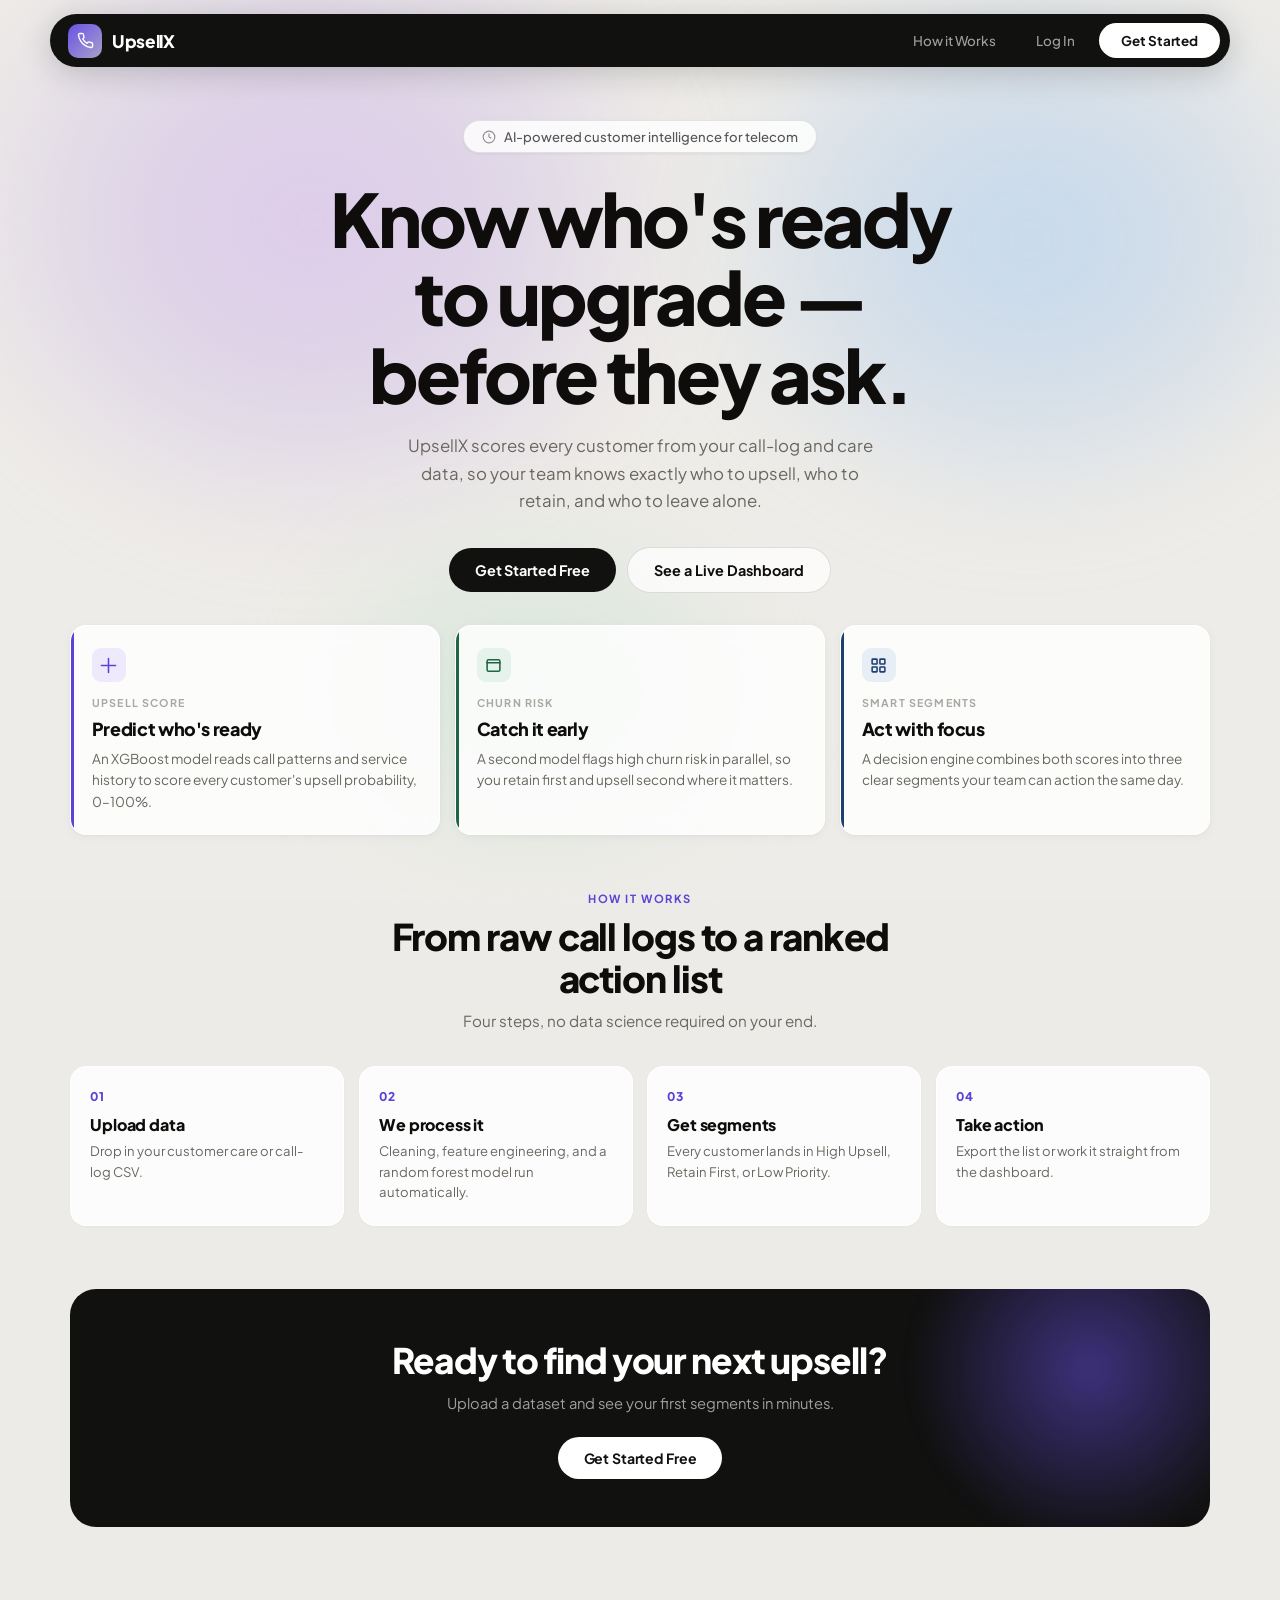
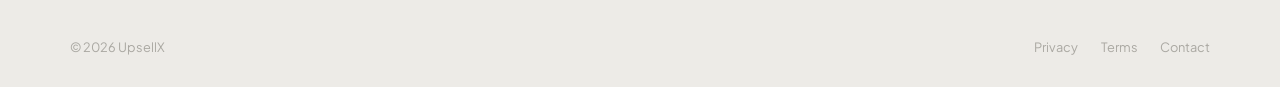
<file: index.html>
<!DOCTYPE html>
<html lang="en">
<head>
<meta charset="UTF-8"/>
<meta name="viewport" content="width=device-width, initial-scale=1.0"/>
<title>UpsellX — Know who's ready to upgrade</title>
<link href="https://fonts.googleapis.com/css2?family=Plus+Jakarta+Sans:wght@400;500;600;700;800;900&display=swap" rel="stylesheet"/>
<link rel="stylesheet" href="css/style.css"/>
</head>
<body>
<div class="scene"><div class="scene-green"></div></div>

<div class="nav-wrap">
<nav class="nav">
<div class="nav-left" onclick="location.href='index.html'">
<div class="nav-ico"><svg viewBox="0 0 24 24" fill="none" stroke="white" stroke-width="2" stroke-linecap="round" stroke-linejoin="round"><path d="M22 16.92v3a2 2 0 0 1-2.18 2 19.79 19.79 0 0 1-8.63-3.07 19.5 19.5 0 0 1-6-6 19.79 19.79 0 0 1-3.07-8.67A2 2 0 0 1 4.11 2h3a2 2 0 0 1 2 1.72c.127.96.361 1.903.7 2.81a2 2 0 0 1-.45 2.11L8.09 9.91a16 16 0 0 0 6 6l1.27-1.27a2 2 0 0 1 2.11-.45c.907.339 1.85.573 2.81.7A2 2 0 0 1 22 16.92z"/></svg></div>
<span class="nav-title">UpsellX</span>
</div>
<div class="nav-right" id="navRight"></div>
</nav>
</div>

<div class="hero">
<div class="hero-pill">
<span class="pill-dot"><svg viewBox="0 0 24 24" fill="none" stroke="currentColor" stroke-width="2"><circle cx="12" cy="12" r="10"/><path d="M12 6v6l4 2"/></svg></span>
AI-powered customer intelligence for telecom
</div>
<h1>Know who's ready<br>to upgrade —<br>before they ask.</h1>
<p>UpsellX scores every customer from your call-log and care data, so your team knows exactly who to upsell, who to retain, and who to leave alone.</p>
<div class="hero-ctas">
<button class="btn-primary" type="button" onclick="location.href='login.html'">Get Started Free</button>
<button class="btn-secondary" type="button" onclick="location.href='login.html'">See a Live Dashboard</button>
</div>
</div>

<div class="page-wrap wide" style="padding-top:0">
<div class="stats-land">
<div class="stat-feat s-a">
<div class="s-icon"><svg viewBox="0 0 24 24" fill="none" stroke="#5b43d6" stroke-width="2.2" stroke-linecap="round" stroke-linejoin="round"><path d="M12 2v20M2 12h20"/></svg></div>
<div class="s-lbl">Upsell Score</div>
<div class="s-ttl">Predict who's ready</div>
<div class="s-desc">An XGBoost model reads call patterns and service history to score every customer's upsell probability, 0–100%.</div>
</div>
<div class="stat-feat s-b">
<div class="s-icon"><svg viewBox="0 0 24 24" fill="none" stroke="#1f6644" stroke-width="2.2" stroke-linecap="round" stroke-linejoin="round"><path d="M21 8V6a2 2 0 0 0-2-2H5a2 2 0 0 0-2 2v2"/><path d="M3 8v10a2 2 0 0 0 2 2h14a2 2 0 0 0 2-2V8"/><path d="M3 8h18"/></svg></div>
<div class="s-lbl">Churn Risk</div>
<div class="s-ttl">Catch it early</div>
<div class="s-desc">A second model flags high churn risk in parallel, so you retain first and upsell second where it matters.</div>
</div>
<div class="stat-feat s-c">
<div class="s-icon"><svg viewBox="0 0 24 24" fill="none" stroke="#1c3f70" stroke-width="2.2" stroke-linecap="round" stroke-linejoin="round"><rect x="3" y="3" width="7" height="7" rx="1"/><rect x="14" y="3" width="7" height="7" rx="1"/><rect x="14" y="14" width="7" height="7" rx="1"/><rect x="3" y="14" width="7" height="7" rx="1"/></svg></div>
<div class="s-lbl">Smart Segments</div>
<div class="s-ttl">Act with focus</div>
<div class="s-desc">A decision engine combines both scores into three clear segments your team can action the same day.</div>
</div>
</div>

<div class="section-head" id="howItWorks">
<div class="section-eyebrow">How it works</div>
<h2>From raw call logs to a ranked action list</h2>
<p>Four steps, no data science required on your end.</p>
</div>
<div class="steps4">
<div class="step-card"><div class="step-num">01</div><h3>Upload data</h3><p>Drop in your customer care or call-log CSV.</p></div>
<div class="step-card"><div class="step-num">02</div><h3>We process it</h3><p>Cleaning, feature engineering, and a random forest model run automatically.</p></div>
<div class="step-card"><div class="step-num">03</div><h3>Get segments</h3><p>Every customer lands in High Upsell, Retain First, or Low Priority.</p></div>
<div class="step-card"><div class="step-num">04</div><h3>Take action</h3><p>Export the list or work it straight from the dashboard.</p></div>
</div>

<div class="cta-band">
<h2>Ready to find your next upsell?</h2>
<p>Upload a dataset and see your first segments in minutes.</p>
<button class="nav-btn" type="button" onclick="location.href='login.html'">Get Started Free</button>
</div>
</div>

<footer>
<span>© 2026 UpsellX</span>
<div class="f-links">
<button type="button" onclick="openModal('privacy')">Privacy</button>
<button type="button" onclick="openModal('terms')">Terms</button>
<button type="button" onclick="openModal('contact')">Contact</button>
</div>
</footer>

<div class="modal-overlay" id="modalOverlay" onclick="handleOverlayClick(event)">
<div class="modal-box" id="modalBox">
<div class="modal-head">
<h2 id="modalTitle">Title</h2>
<button class="modal-close" type="button" onclick="closeModal()" aria-label="Close">
<svg viewBox="0 0 24 24" width="16" height="16" fill="none" stroke="currentColor" stroke-width="2.4" stroke-linecap="round" stroke-linejoin="round"><path d="M18 6L6 18M6 6l12 12"/></svg>
</button>
</div>
<div class="modal-body" id="modalBody"></div>
</div>
</div>

<script src="js/index.js"></script>
</body>
</html>
</file>
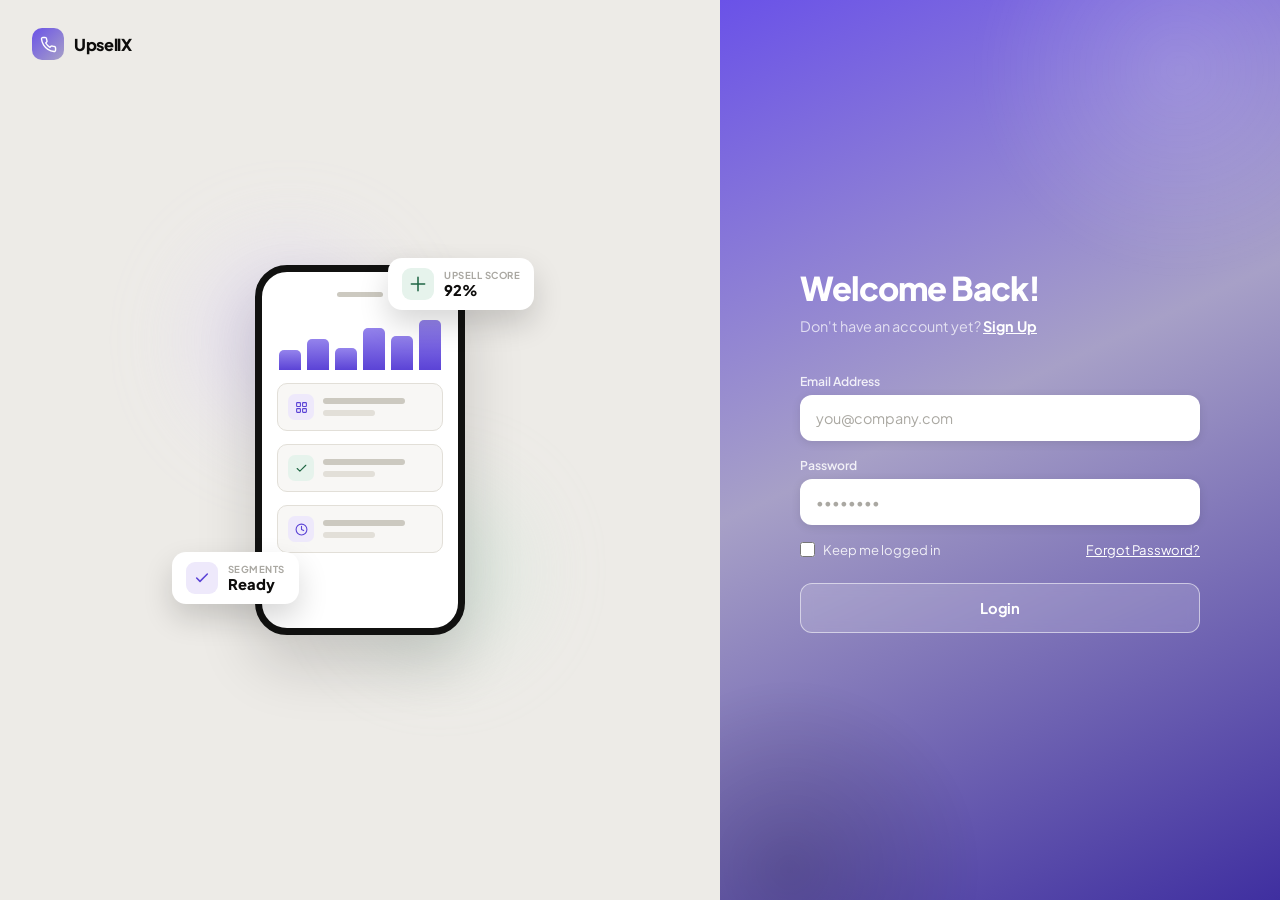
<file: login.html>
<!DOCTYPE html>
<html lang="en">
<head>
<meta charset="UTF-8"/>
<meta name="viewport" content="width=device-width, initial-scale=1.0"/>
<title>Log In — UpsellX</title>
<link href="https://fonts.googleapis.com/css2?family=Plus+Jakarta+Sans:wght@400;500;600;700;800;900&display=swap" rel="stylesheet"/>
<link rel="stylesheet" href="css/style.css"/>
</head>
<body>

<div class="split-auth">

<div class="split-left">
<a class="split-logo" href="index.html">
<div class="nav-ico"><svg viewBox="0 0 24 24" fill="none" stroke="white" stroke-width="2" stroke-linecap="round" stroke-linejoin="round"><path d="M22 16.92v3a2 2 0 0 1-2.18 2 19.79 19.79 0 0 1-8.63-3.07 19.5 19.5 0 0 1-6-6 19.79 19.79 0 0 1-3.07-8.67A2 2 0 0 1 4.11 2h3a2 2 0 0 1 2 1.72c.127.96.361 1.903.7 2.81a2 2 0 0 1-.45 2.11L8.09 9.91a16 16 0 0 0 6 6l1.27-1.27a2 2 0 0 1 2.11-.45c.907.339 1.85.573 2.81.7A2 2 0 0 1 22 16.92z"/></svg></div>
<span>UpsellX</span>
</a>

<div class="illus-wrap">
<div class="illus-blob b1"></div>
<div class="illus-blob b2"></div>

<div class="illus-float f1">
<div class="ic"><svg viewBox="0 0 24 24" fill="none" stroke="#1f6644" stroke-width="2.3" stroke-linecap="round" stroke-linejoin="round"><path d="M12 2v20M2 12h20"/></svg></div>
<div><div class="lbl">Upsell Score</div><div class="val">92%</div></div>
</div>

<div class="illus-float f2">
<div class="ic"><svg viewBox="0 0 24 24" fill="none" stroke="#5b43d6" stroke-width="2.3" stroke-linecap="round" stroke-linejoin="round"><polyline points="20 6 9 17 4 12"/></svg></div>
<div><div class="lbl">Segments</div><div class="val">Ready</div></div>
</div>

<div class="illus-phone">
<div class="illus-notch"></div>
<div class="illus-chart-row">
<div class="illus-chart-bar" style="height:35%"></div>
<div class="illus-chart-bar" style="height:55%"></div>
<div class="illus-chart-bar" style="height:40%"></div>
<div class="illus-chart-bar" style="height:75%"></div>
<div class="illus-chart-bar" style="height:60%"></div>
<div class="illus-chart-bar" style="height:90%"></div>
</div>
<div class="illus-mini-card">
<div class="ic"><svg viewBox="0 0 24 24" fill="none" stroke="#5b43d6" stroke-width="2" stroke-linecap="round" stroke-linejoin="round"><rect x="3" y="3" width="7" height="7" rx="1"/><rect x="14" y="3" width="7" height="7" rx="1"/><rect x="14" y="14" width="7" height="7" rx="1"/><rect x="3" y="14" width="7" height="7" rx="1"/></svg></div>
<div class="txt"><div class="l1"></div><div class="l2"></div></div>
</div>
<div class="illus-mini-card green">
<div class="ic"><svg viewBox="0 0 24 24" fill="none" stroke="#1f6644" stroke-width="2" stroke-linecap="round" stroke-linejoin="round"><path d="M20 6L9 17l-5-5"/></svg></div>
<div class="txt"><div class="l1"></div><div class="l2"></div></div>
</div>
<div class="illus-mini-card">
<div class="ic"><svg viewBox="0 0 24 24" fill="none" stroke="#5b43d6" stroke-width="2" stroke-linecap="round" stroke-linejoin="round"><circle cx="12" cy="12" r="10"/><path d="M12 6v6l4 2"/></svg></div>
<div class="txt"><div class="l1"></div><div class="l2"></div></div>
</div>
</div>
</div>
</div>

<div class="split-right">
<div class="split-right-inner">
<h1>Welcome Back!</h1>
<p class="split-sub">Don't have an account yet? <button type="button" onclick="location.href='signup.html'">Sign Up</button></p>

<div class="fg-dark">
<label>Email Address</label>
<input type="email" id="loginEmail" placeholder="you@company.com"/>
</div>
<div class="fg-dark">
<label>Password</label>
<input type="password" id="loginPassword" placeholder="••••••••"/>
</div>
<div class="field-error-dark" id="loginError"></div>

<div class="row-between-dark">
<label class="remember-dark"><input type="checkbox"/> Keep me logged in</label>
<button type="button" class="link-dark" onclick="alert('Password reset isn\'t wired up in this demo yet.')">Forgot Password?</button>
</div>

<button class="btn-light-block" type="button" onclick="handleLogin()">Login</button>
</div>
</div>

</div>

<script src="js/login.js"></script>
</body>
</html>
</file>
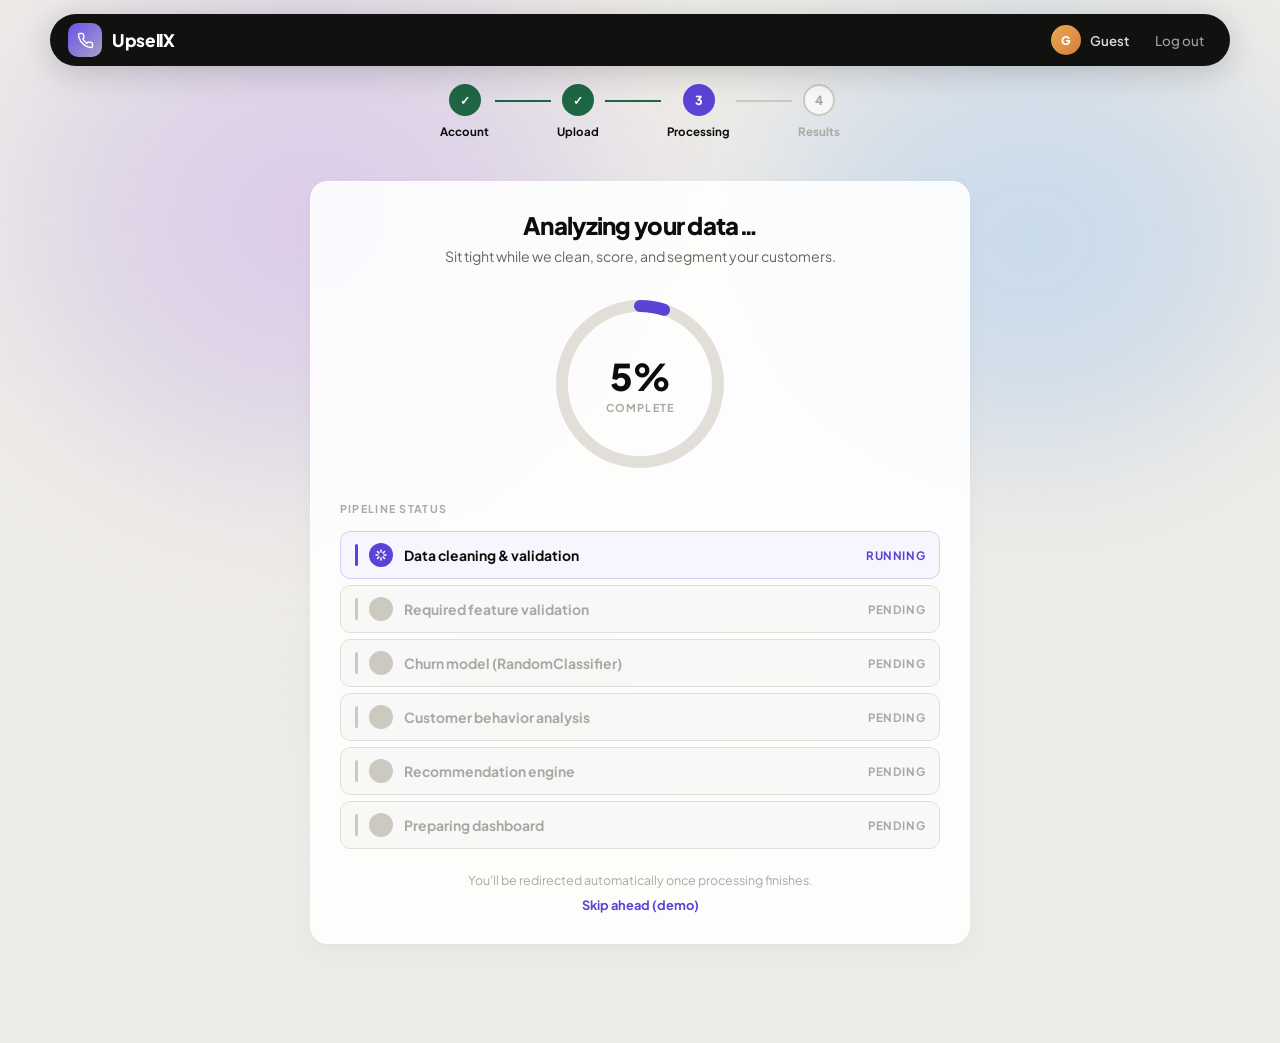
<file: Processing.html>
<!DOCTYPE html>
<html lang="en">
<head>
<meta charset="UTF-8"/>
<meta name="viewport" content="width=device-width, initial-scale=1.0"/>
<title>Processing — UpsellX</title>
<link href="https://fonts.googleapis.com/css2?family=Plus+Jakarta+Sans:wght@400;500;600;700;800;900&display=swap" rel="stylesheet"/>
<link rel="stylesheet" href="css/style.css"/>
</head>
<body>
<div class="scene"><div class="scene-green"></div></div>

<div class="nav-wrap">
<nav class="nav">
<div class="nav-left" onclick="location.href='index.html'">
<div class="nav-ico"><svg viewBox="0 0 24 24" fill="none" stroke="white" stroke-width="2" stroke-linecap="round" stroke-linejoin="round"><path d="M22 16.92v3a2 2 0 0 1-2.18 2 19.79 19.79 0 0 1-8.63-3.07 19.5 19.5 0 0 1-6-6 19.79 19.79 0 0 1-3.07-8.67A2 2 0 0 1 4.11 2h3a2 2 0 0 1 2 1.72c.127.96.361 1.903.7 2.81a2 2 0 0 1-.45 2.11L8.09 9.91a16 16 0 0 0 6 6l1.27-1.27a2 2 0 0 1 2.11-.45c.907.339 1.85.573 2.81.7A2 2 0 0 1 22 16.92z"/></svg></div>
<span class="nav-title">UpsellX</span>
</div>
<div class="nav-right" id="navRight"></div>
</nav>
</div>

<div class="page-wrap narrow">
<div class="stepper">
<div class="step done"><div class="step-circle">✓</div><div class="step-label">Account</div></div>
<div class="step-line done"></div>
<div class="step done"><div class="step-circle">✓</div><div class="step-label">Upload</div></div>
<div class="step-line done"></div>
<div class="step active"><div class="step-circle">3</div><div class="step-label">Processing</div></div>
<div class="step-line"></div>
<div class="step"><div class="step-circle">4</div><div class="step-label">Results</div></div>
</div>

<div class="card proc-card">
<h1>Analyzing your data…</h1>
<p id="procSub">Sit tight while we clean, score, and segment your customers.</p>

<div class="ring-wrap">
<svg width="180" height="180" viewBox="0 0 180 180">
<circle cx="90" cy="90" r="78" fill="none" stroke="#e2dfd8" stroke-width="12"/>
<circle id="ringProgress" cx="90" cy="90" r="78" fill="none" stroke="#5b43d6" stroke-width="12" stroke-linecap="round"
stroke-dasharray="490.09" stroke-dashoffset="490.09"/>
</svg>
<div class="ring-ctr">
<div class="ring-val" id="ringVal">0%</div>
<div class="ring-lbl">complete</div>
</div>
</div>

<div class="clabel-left">Pipeline status</div>
<div class="tasklist">
<div class="taskrow current" id="taskrow1"><div class="tbar"></div><div class="ticon spin"><svg viewBox="0 0 24 24" fill="none" stroke="white" stroke-width="3" stroke-linecap="round"><path d="M12 2v4M12 18v4M4.9 4.9l2.8 2.8M16.3 16.3l2.8 2.8M2 12h4M18 12h4M4.9 19.1l2.8-2.8M16.3 7.7l2.8-2.8"/></svg></div><div class="tname">Data cleaning & validation</div><div class="tstatus">Running</div></div>
<div class="taskrow" id="taskrow2"><div class="tbar"></div><div class="ticon"></div><div class="tname">Required feature validation</div><div class="tstatus">Pending</div></div>
<div class="taskrow" id="taskrow3"><div class="tbar"></div><div class="ticon"></div><div class="tname">Churn model (RandomClassifier)</div><div class="tstatus">Pending</div></div>
<div class="taskrow" id="taskrow4"><div class="tbar"></div><div class="ticon"></div><div class="tname">Customer behavior analysis</div><div class="tstatus">Pending</div></div>
<div class="taskrow" id="taskrow5"><div class="tbar"></div><div class="ticon"></div><div class="tname">Recommendation engine</div><div class="tstatus">Pending</div></div>
<div class="taskrow" id="taskrow6"><div class="tbar"></div><div class="ticon"></div><div class="tname">Preparing dashboard</div><div class="tstatus">Pending</div></div>
</div>

<div class="note">You'll be redirected automatically once processing finishes.</div>
<button class="skip-link" type="button" id="skipBtn" onclick="skipProcessing()">Skip ahead (demo)</button>
</div>
</div>

<div class="modal-overlay" id="modalOverlay" onclick="handleOverlayClick(event)">
<div class="modal-box" id="modalBox">
<div class="modal-head">
<h2 id="modalTitle">Title</h2>
<button class="modal-close" type="button" onclick="closeModal()" aria-label="Close">
<svg viewBox="0 0 24 24" width="16" height="16" fill="none" stroke="currentColor" stroke-width="2.4" stroke-linecap="round" stroke-linejoin="round"><path d="M18 6L6 18M6 6l12 12"/></svg>
</button>
</div>
<div class="modal-body" id="modalBody"></div>
</div>
</div>

<script src="js/Processing.js"></script>
</body>
</html>
</file>
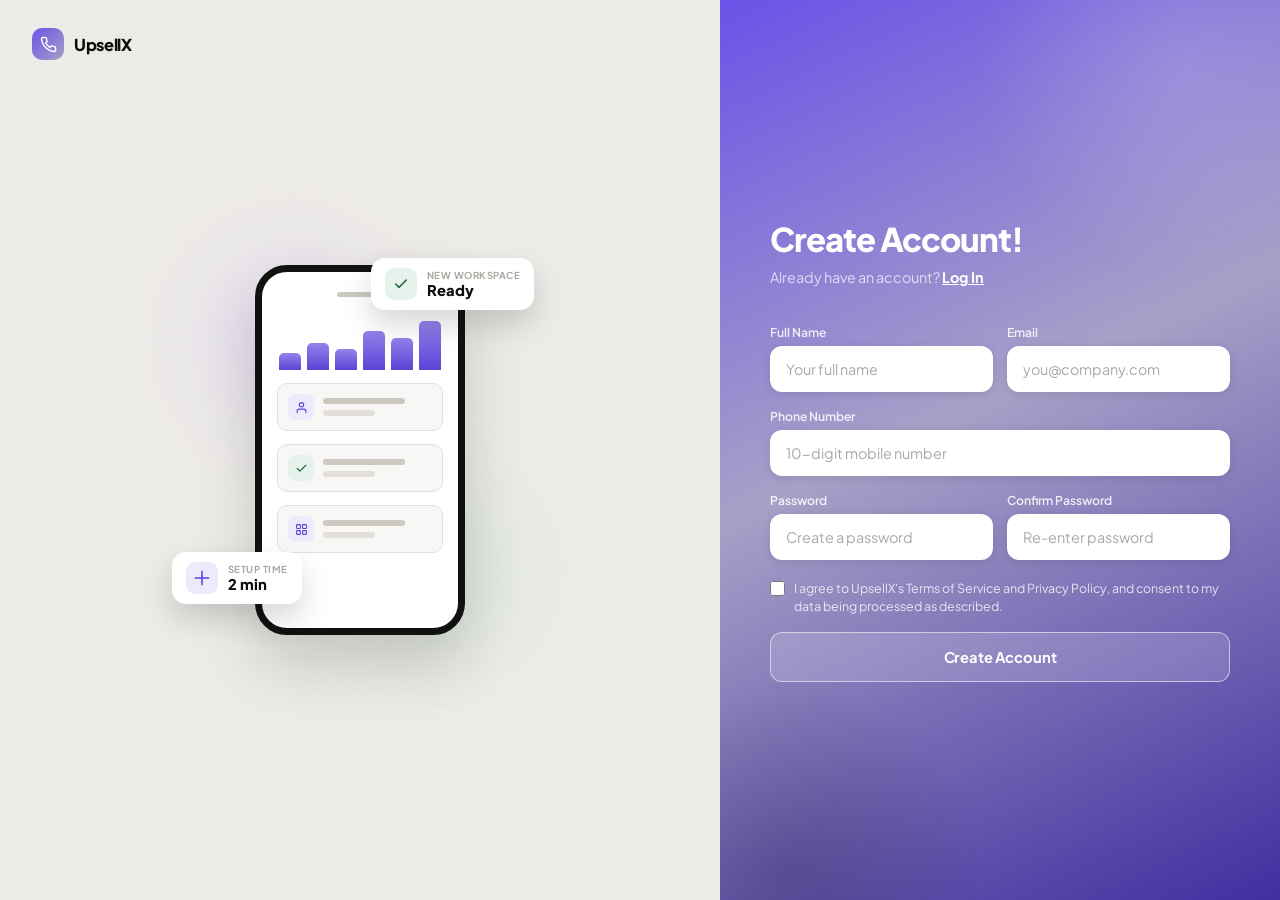
<file: signup.html>
<!DOCTYPE html>
<html lang="en">
<head>
    <meta charset="UTF-8"/>
    <meta name="viewport" content="width=device-width, initial-scale=1.0"/>

    <title>Sign Up — UpsellX</title>

    <link
        href="https://fonts.googleapis.com/css2?family=Plus+Jakarta+Sans:wght@400;500;600;700;800;900&display=swap"
        rel="stylesheet"
    />

    <link rel="stylesheet" href="css/style.css"/>
</head>

<body>

    <div class="split-auth">

        <div class="split-left">

            <a class="split-logo" href="index.html">

                <div class="nav-ico">
                    <svg
                        viewBox="0 0 24 24"
                        fill="none"
                        stroke="white"
                        stroke-width="2"
                        stroke-linecap="round"
                        stroke-linejoin="round"
                    >
                        <path d="M22 16.92v3a2 2 0 0 1-2.18 2 19.79 19.79 0 0 1-8.63-3.07 19.5 19.5 0 0 1-6-6 19.79 19.79 0 0 1-3.07-8.67A2 2 0 0 1 4.11 2h3a2 2 0 0 1 2 1.72c.127.96.361 1.903.7 2.81a2 2 0 0 1-.45 2.11L8.09 9.91a16 16 0 0 0 6 6l1.27-1.27a2 2 0 0 1 2.11-.45c.907.339 1.85.573 2.81.7A2 2 0 0 1 22 16.92z"/>
                    </svg>
                </div>

                <span>UpsellX</span>

            </a>


            <div class="illus-wrap">

                <div class="illus-blob b1"></div>
                <div class="illus-blob b2"></div>


                <div class="illus-float f1">

                    <div class="ic">
                        <svg
                            viewBox="0 0 24 24"
                            fill="none"
                            stroke="#1f6644"
                            stroke-width="2.3"
                            stroke-linecap="round"
                            stroke-linejoin="round"
                        >
                            <path d="M20 6L9 17l-5-5"/>
                        </svg>
                    </div>

                    <div>
                        <div class="lbl">New Workspace</div>
                        <div class="val">Ready</div>
                    </div>

                </div>


                <div class="illus-float f2">

                    <div class="ic">
                        <svg
                            viewBox="0 0 24 24"
                            fill="none"
                            stroke="#5b43d6"
                            stroke-width="2.3"
                            stroke-linecap="round"
                            stroke-linejoin="round"
                        >
                            <path d="M12 2v20M2 12h20"/>
                        </svg>
                    </div>

                    <div>
                        <div class="lbl">Setup Time</div>
                        <div class="val">2 min</div>
                    </div>

                </div>


                <div class="illus-phone">

                    <div class="illus-notch"></div>


                    <div class="illus-chart-row">

                        <div
                            class="illus-chart-bar"
                            style="height:30%"
                        ></div>

                        <div
                            class="illus-chart-bar"
                            style="height:48%"
                        ></div>

                        <div
                            class="illus-chart-bar"
                            style="height:38%"
                        ></div>

                        <div
                            class="illus-chart-bar"
                            style="height:70%"
                        ></div>

                        <div
                            class="illus-chart-bar"
                            style="height:58%"
                        ></div>

                        <div
                            class="illus-chart-bar"
                            style="height:88%"
                        ></div>

                    </div>


                    <div class="illus-mini-card">

                        <div class="ic">
                            <svg
                                viewBox="0 0 24 24"
                                fill="none"
                                stroke="#5b43d6"
                                stroke-width="2"
                                stroke-linecap="round"
                                stroke-linejoin="round"
                            >
                                <path d="M20 21v-2a4 4 0 0 0-4-4H8a4 4 0 0 0-4 4v2"/>
                                <circle cx="12" cy="7" r="4"/>
                            </svg>
                        </div>

                        <div class="txt">
                            <div class="l1"></div>
                            <div class="l2"></div>
                        </div>

                    </div>


                    <div class="illus-mini-card green">

                        <div class="ic">
                            <svg
                                viewBox="0 0 24 24"
                                fill="none"
                                stroke="#1f6644"
                                stroke-width="2"
                                stroke-linecap="round"
                                stroke-linejoin="round"
                            >
                                <path d="M20 6L9 17l-5-5"/>
                            </svg>
                        </div>

                        <div class="txt">
                            <div class="l1"></div>
                            <div class="l2"></div>
                        </div>

                    </div>


                    <div class="illus-mini-card">

                        <div class="ic">
                            <svg
                                viewBox="0 0 24 24"
                                fill="none"
                                stroke="#5b43d6"
                                stroke-width="2"
                                stroke-linecap="round"
                                stroke-linejoin="round"
                            >
                                <rect x="3" y="3" width="7" height="7" rx="1"/>
                                <rect x="14" y="3" width="7" height="7" rx="1"/>
                                <rect x="14" y="14" width="7" height="7" rx="1"/>
                                <rect x="3" y="14" width="7" height="7" rx="1"/>
                            </svg>
                        </div>

                        <div class="txt">
                            <div class="l1"></div>
                            <div class="l2"></div>
                        </div>

                    </div>

                </div>

            </div>

        </div>


        <div class="split-right">

            <div class="split-right-inner wide">

                <h1>Create Account!</h1>

                <p class="split-sub">
                    Already have an account?

                    <button
                        type="button"
                        onclick="location.href='login.html'"
                    >
                        Log In
                    </button>
                </p>


                <div class="form-row-dark">

                    <div class="fg-dark">

                        <label>Full Name</label>

                        <input
                            type="text"
                            id="suName"
                            placeholder="Your full name"
                            maxlength="50"
                            autocomplete="name"
                        />

                        <div
                            class="field-error-dark"
                            id="suNameError"
                        ></div>

                    </div>


                    <div class="fg-dark">

                        <label>Email</label>

                        <input
                            type="email"
                            id="suEmail"
                            placeholder="you@company.com"
                            autocomplete="email"
                        />

                        <div
                            class="field-error-dark"
                            id="suEmailError"
                        ></div>

                    </div>

                </div>


                <div class="fg-dark">

                    <label>Phone Number</label>

                    <input
                        type="tel"
                        id="suPhone"
                        placeholder="10-digit mobile number"
                        maxlength="10"
                        inputmode="numeric"
                        autocomplete="tel"
                    />

                    <div
                        class="field-error-dark"
                        id="suPhoneError"
                    ></div>

                </div>


                <div class="form-row-dark">

                    <div class="fg-dark">

                        <label>Password</label>

                        <input
                            type="password"
                            id="suPassword"
                            placeholder="Create a password"
                            autocomplete="new-password"
                        />

                        <div
                            class="field-error-dark"
                            id="suPasswordError"
                        ></div>

                    </div>
                    <div class="fg-dark">

                        <label>Confirm Password</label>

                        <input
                            type="password"
                            id="suConfirm"
                            placeholder="Re-enter password"
                            autocomplete="new-password"
                        />

                        <div
                            class="field-error-dark"
                            id="suConfirmError"
                        ></div>

                    </div>

                </div>


                <div class="terms-row-dark">

                    <input
                        type="checkbox"
                        id="suTerms"
                    />

                    <span>
                        I agree to UpsellX's Terms of Service and Privacy Policy,
                        and consent to my data being processed as described.
                    </span>

                </div>


                <div
                    class="field-error-dark"
                    id="suTermsError"
                ></div>


                <button
                    class="btn-light-block"
                    type="button"
                    onclick="handleSignup()"
                >
                    Create Account
                </button>

            </div>

        </div>

    </div>


    <script src="js/signup.js"></script>

</body>
</html>
</file>
<file: css/style.css>
*,*::before,*::after {
  box-sizing:border-box;
  margin:0;
  padding:0
}

:root {
  --bg:#edebe7;
  --white:#ffffff;
  --surface:#f8f7f5;
  --border:#e2dfd8;
  --border2:#ccc9c0;
  --text:#0e0d0c;
  --muted:#6a6760;
  --faint:#aaa8a2;
  --purple:#5b43d6;
  --purple-dark:#4c38c0;
  --upsell:#1f6644;
  --risk:#8c2424;
  --info:#1c3f70;
  --r:14px;
  --rsm:9px;
}

body {
  background:var(--bg);
  font-family:'Plus Jakarta Sans',sans-serif;
  color:var(--text);
  min-height:100vh;
  overflow-x:hidden
}

button,input {
  font-family:'Plus Jakarta Sans',sans-serif
}

button[disabled] {
  opacity:.42;
  cursor:not-allowed
}

.scene {
  position:fixed;
  inset:0;
  z-index:0;
  pointer-events:none;
  background:#eeece8;
  overflow:hidden
}

.scene::before {
  content:'';
  position:absolute;
  top:-120px;
  left:-80px;
  width:780px;
  height:680px;
  background:radial-gradient(ellipse at center,rgba(215,190,235,0.72) 0%,rgba(200,180,230,0.40) 35%,transparent 70%);
  filter:blur(40px)
}

.scene::after {
  content:'';
  position:absolute;
  top:-60px;
  right:-100px;
  width:700px;
  height:600px;
  background:radial-gradient(ellipse at center,rgba(180,210,240,0.68) 0%,rgba(170,200,235,0.38) 35%,transparent 70%);
  filter:blur(40px)
}

.scene-green {
  position:absolute;
  bottom:0;
  left:20%;
  width:560px;
  height:420px;
  background:radial-gradient(ellipse at center,rgba(190,225,205,0.55) 0%,transparent 65%);
  filter:blur(40px)
}

/* NAV */

.nav-wrap {
  position:sticky;
  top:14px;
  z-index:200;
  padding:0 1.25rem
}

.nav {
  max-width:1180px;
  margin:0 auto;
  background:#111110;
  border-radius:50px;
  padding:9px 10px 9px 18px;
  display:flex;
  align-items:center;
  justify-content:space-between;
  box-shadow:0 6px 32px rgba(0,0,0,0.18)
}

.nav-left {
  display:flex;
  align-items:center;
  gap:10px;
  cursor:pointer
}

.nav-ico {
  width:34px;
  height:34px;
  background:linear-gradient(135deg,#6a52e8,#a7a0c7);
  border-radius:10px;
  display:flex;
  align-items:center;
  justify-content:center;
  flex-shrink:0
}

.nav-ico svg {
  width:17px;
  height:17px
}

.nav-title {
  font-size:1.08rem;
  font-weight:800;
  color:#fff;
  letter-spacing:-0.02em
}

.nav-mid {
  display:flex;
  align-items:center;
  gap:4px
}

.nav-ghost {
  font-size:.84rem;
  font-weight:500;
  color:rgba(255,255,255,.6);
  padding:8px 16px;
  border-radius:50px;
  border:none;
  background:none;
  cursor:pointer;
  transition:color .15s
}

.nav-ghost:hover {
  color:#fff
}

.nav-right {
  display:flex;
  align-items:center;
  gap:8px
}

.nav-user {
  display:flex;
  align-items:center;
  gap:9px;
  color:rgba(255,255,255,.85);
  font-size:.83rem;
  font-weight:600;
  margin-right:2px
}

.avatar {
  width:30px;
  height:30px;
  border-radius:50%;
  background:linear-gradient(135deg,#e8a952,#d67e3f);
  display:flex;
  align-items:center;
  justify-content:center;
  color:#fff;
  font-size:.74rem;
  font-weight:800;
  flex-shrink:0
}

.nav-btn {
  background:#fff;
  color:#111;
  font-size:.84rem;
  font-weight:700;
  padding:9px 22px;
  border-radius:50px;
  border:none;
  cursor:pointer;
  letter-spacing:-0.01em;
  transition:opacity .15s
}

.nav-btn:hover {
  opacity:.88
}

@media(max-width:720px) {
  .nav-mid {
    display:none
  }

}

@media(max-width:480px) {
  .nav-wrap {
    top:10px;
    padding:0 .7rem
  }

  .nav {
    padding:8px 8px 8px 12px
  }

  .nav-title {
    font-size:.98rem
  }

  .nav-user-name {
    display:none
  }

  .nav-user {
    margin-right:0;
    gap:0
  }

  .nav-btn {
    padding:8px 14px;
    font-size:.76rem
  }

  .nav-ghost {
    padding:8px 10px;
    font-size:.76rem
  }

}

/* SCREENS */

/* generic wrap */

.page-wrap {
  position:relative;
  z-index:1;
  margin:0 auto;
  padding:2rem 1.25rem 5rem
}

.page-wrap.narrow {
  max-width:700px
}

.page-wrap.medium {
  max-width:820px
}

.page-wrap.wide {
  max-width:1180px
}

/* HERO (landing) */

.hero {
  position:relative;
  z-index:1;
  text-align:center;
  padding:4.2rem 1.5rem 2rem;
  max-width:760px;
  margin:0 auto
}

.hero-pill {
  display:inline-flex;
  align-items:center;
  gap:8px;
  background:rgba(255,255,255,.82);
  border:1px solid rgba(0,0,0,.1);
  border-radius:50px;
  padding:7px 18px;
  font-size:.82rem;
  font-weight:500;
  color:#555;
  margin-bottom:1.6rem;
  backdrop-filter:blur(8px);
  box-shadow:0 1px 3px rgba(0,0,0,.06)
}

.pill-dot {
  width:14px;
  height:14px;
  display:flex;
  align-items:center;
  justify-content:center;
  opacity:.65
}

.pill-dot svg {
  width:14px;
  height:14px
}

.hero h1 {
  font-size:clamp(2.6rem,6vw,4.6rem);
  font-weight:900;
  line-height:1.06;
  letter-spacing:-0.04em;
  color:var(--text);
  margin-bottom:1.2rem
}

.hero p {
  font-size:1.05rem;
  color:var(--muted);
  font-weight:400;
  line-height:1.65;
  max-width:480px;
  margin:0 auto 2rem
}

.hero-ctas {
  display:flex;
  align-items:center;
  justify-content:center;
  gap:.7rem;
  flex-wrap:wrap
}

.btn-primary {
  background:#111110;
  color:#fff;
  border:none;
  border-radius:50px;
  font-size:.9rem;
  font-weight:700;
  padding:13px 26px;
  cursor:pointer;
  letter-spacing:-0.01em;
  transition:background .15s
}

.btn-primary:hover {
  background:#2a2a28
}

.btn-secondary {
  background:rgba(255,255,255,.75);
  color:var(--text);
  border:1px solid rgba(0,0,0,.12);
  border-radius:50px;
  font-size:.9rem;
  font-weight:700;
  padding:13px 26px;
  cursor:pointer;
  transition:background .15s
}

.btn-secondary:hover {
  background:#fff
}

.stats-land {
  display:grid;
  grid-template-columns:repeat(3,1fr);
  gap:.9rem;
  margin-bottom:3.5rem
}

.stat-feat {
  background:rgba(255,255,255,.82);
  border:1px solid rgba(255,255,255,.9);
  border-radius:16px;
  padding:1.4rem 1.3rem;
  position:relative;
  overflow:hidden;
  backdrop-filter:blur(10px);
  box-shadow:0 1px 3px rgba(0,0,0,.04),0 2px 12px rgba(0,0,0,.04);
  cursor:pointer;
  transition:transform .3s cubic-bezier(.22,1,.36,1),box-shadow .3s ease;
  will-change:transform
}

.stat-feat:hover {
  transform:scale(1.045) translateY(-5px);
  box-shadow:0 14px 34px rgba(0,0,0,.10),0 4px 14px rgba(0,0,0,.06);
  z-index:2
}

.stat-feat::before {
  content:'';
  position:absolute;
  left:0;
  top:0;
  bottom:0;
  width:3px;
  border-radius:3px 0 0 3px
}

.stat-feat.s-a::before {
  background:var(--purple)
}

.stat-feat.s-b::before {
  background:var(--upsell)
}

.stat-feat.s-c::before {
  background:var(--info)
}

.s-icon {
  width:34px;
  height:34px;
  border-radius:9px;
  display:flex;
  align-items:center;
  justify-content:center;
  margin-bottom:14px
}

.stat-feat.s-a .s-icon {
  background:#eee9fb
}

.stat-feat.s-b .s-icon {
  background:#e6f3ec
}

.stat-feat.s-c .s-icon {
  background:#e8eef6
}

.s-icon svg {
  width:17px;
  height:17px
}

.s-lbl {
  font-size:.67rem;
  font-weight:700;
  letter-spacing:.11em;
  text-transform:uppercase;
  color:var(--faint);
  margin-bottom:8px
}

.s-ttl {
  font-size:1.12rem;
  font-weight:800;
  letter-spacing:-0.02em;
  margin-bottom:8px
}

.s-desc {
  font-size:.85rem;
  color:var(--muted);
  line-height:1.55
}

.section-head {
  text-align:center;
  max-width:560px;
  margin:0 auto 2rem
}

.section-eyebrow {
  font-size:.7rem;
  font-weight:700;
  letter-spacing:.14em;
  text-transform:uppercase;
  color:var(--purple);
  margin-bottom:10px
}

.section-head h2 {
  font-size:clamp(1.7rem,3vw,2.3rem);
  font-weight:900;
  letter-spacing:-0.03em;
  line-height:1.15;
  margin-bottom:.6rem
}

.section-head p {
  color:var(--muted);
  font-size:.95rem;
  line-height:1.6
}

.steps4 {
  display:grid;
  grid-template-columns:repeat(4,1fr);
  gap:.9rem;
  margin-bottom:4rem
}

.step-card {
  background:rgba(255,255,255,.85);
  border:1px solid rgba(255,255,255,.95);
  border-radius:16px;
  padding:1.4rem 1.2rem;
  backdrop-filter:blur(10px);
  box-shadow:0 1px 3px rgba(0,0,0,.03);
  cursor:pointer;
  transition:transform .3s cubic-bezier(.22,1,.36,1),box-shadow .3s ease;
  will-change:transform
}

.step-card:hover {
  transform:scale(1.045) translateY(-5px);
  box-shadow:0 14px 34px rgba(0,0,0,.10),0 4px 14px rgba(0,0,0,.06);
  z-index:2
}

.step-num {
  font-size:.75rem;
  font-weight:800;
  color:var(--purple);
  letter-spacing:.06em;
  margin-bottom:10px
}

.step-card h3 {
  font-size:1rem;
  font-weight:800;
  letter-spacing:-0.01em;
  margin-bottom:6px
}

.step-card p {
  font-size:.82rem;
  color:var(--muted);
  line-height:1.55
}

.cta-band {
  background:#111110;
  border-radius:26px;
  padding:3rem 2rem;
  text-align:center;
  color:#fff;
  position:relative;
  overflow:hidden
}

.cta-band::before {
  content:'';
  position:absolute;
  top:-100px;
  right:-60px;
  width:360px;
  height:360px;
  background:radial-gradient(circle,rgba(106,82,232,.5) 0%,transparent 70%);
  filter:blur(10px)
}

.cta-band h2 {
  position:relative;
  font-size:clamp(1.6rem,3.4vw,2.2rem);
  font-weight:900;
  letter-spacing:-0.03em;
  margin-bottom:.7rem
}

.cta-band p {
  position:relative;
  color:rgba(255,255,255,.6);
  font-size:.92rem;
  margin-bottom:1.6rem
}

.cta-band .nav-btn {
  position:relative;
  font-size:.88rem;
  padding:12px 26px
}

footer {
  position:relative;
  z-index:1;
  max-width:1180px;
  margin:0 auto;
  padding:2rem 1.25rem;
  display:flex;
  align-items:center;
  justify-content:space-between;
  color:var(--faint);
  font-size:.8rem;
  flex-wrap:wrap;
  gap:1rem
}

footer .f-links {
  display:flex;
  gap:1.4rem
}

footer .f-links button {
  color:var(--faint);
  text-decoration:none;
  background:none;
  border:none;
  padding:0;
  font-family:'Plus Jakarta Sans',sans-serif;
  font-size:.8rem;
  cursor:pointer;
  transition:color .15s
}

footer .f-links button:hover {
  color:var(--text)
}

/* MODAL */

.modal-overlay {
  position:fixed;
  inset:0;
  z-index:500;
  background:rgba(20,18,16,.5);
  backdrop-filter:blur(3px);
  display:flex;
  align-items:center;
  justify-content:center;
  padding:1.25rem;
  opacity:0;
  visibility:hidden;
  transition:opacity .22s ease,visibility 0s linear .22s
}

.modal-overlay.open {
  opacity:1;
  visibility:visible;
  transition:opacity .22s ease,visibility 0s linear 0s
}

.modal-box {
  width:100%;
  max-width:560px;
  max-height:82vh;
  display:flex;
  flex-direction:column;
  background:rgba(248,247,245,.98);
  border:1px solid rgba(255,255,255,.95);
  border-radius:22px;
  box-shadow:0 24px 70px rgba(0,0,0,.28);
  backdrop-filter:blur(16px);
  transform:scale(.94) translateY(10px);
  opacity:0;
  transition:transform .25s cubic-bezier(.22,1,.36,1),opacity .22s ease
}

.modal-overlay.open .modal-box {
  transform:scale(1) translateY(0);
  opacity:1
}

.modal-head {
  display:flex;
  align-items:center;
  justify-content:space-between;
  padding:1.5rem 1.6rem 1rem;
  flex-shrink:0
}

.modal-head h2 {
  font-size:1.25rem;
  font-weight:900;
  letter-spacing:-0.03em
}

.modal-close {
  width:32px;
  height:32px;
  border-radius:50%;
  border:1px solid var(--border2);
  background:rgba(0,0,0,.03);
  color:var(--muted);
  display:flex;
  align-items:center;
  justify-content:center;
  cursor:pointer;
  flex-shrink:0;
  transition:background .15s,color .15s
}

.modal-close:hover {
  background:#111110;
  color:#fff;
  border-color:#111110
}

.modal-body {
  padding:0 1.6rem 1.8rem;
  overflow-y:auto;
  font-size:.88rem;
  color:var(--muted);
  line-height:1.65
}

.modal-body::-webkit-scrollbar {
  display:none;
}

.modal-body::-webkit-scrollbar-thumb {
  background:var(--border2);
  border-radius:4px
}

.modal-body p {
  margin-bottom:.9rem
}

.modal-body h4 {
  font-size:.78rem;
  font-weight:800;
  letter-spacing:.04em;
  text-transform:uppercase;
  color:var(--text);
  margin:1.3rem 0 .5rem
}

.modal-body h4:first-child {
  margin-top:0
}

.modal-body ul {
  margin:0 0 .9rem 1.1rem
}

.modal-body li {
  margin-bottom:.35rem
}

.modal-body .modal-note {
  font-size:.76rem;
  color:var(--faint);
  margin-top:1.4rem;
  padding-top:1rem;
  border-top:1px solid var(--border)
}

.contact-row {
  display:flex;
  align-items:center;
  gap:12px;
  background:rgba(0,0,0,.025);
  border:1px solid var(--border);
  border-radius:12px;
  padding:12px 14px;
  margin-bottom:.7rem;
  text-decoration:none;
  transition:background .15s,border-color .15s
}

.contact-row:hover {
  background:#fff;
  border-color:var(--border2)
}

.contact-ico {
  width:36px;
  height:36px;
  border-radius:9px;
  background:#eee9fb;
  display:flex;
  align-items:center;
  justify-content:center;
  flex-shrink:0
}

.contact-ico svg {
  width:16px;
  height:16px
}

.contact-meta .clabel-mini {
  font-size:.68rem;
  font-weight:700;
  text-transform:uppercase;
  letter-spacing:.08em;
  color:var(--faint)
}

.contact-meta .cval-mini {
  font-size:.92rem;
  font-weight:700;
  color:var(--text)
}

@media(max-width:480px) {
  .modal-head {
    padding:1.3rem 1.2rem .8rem
  }

  .modal-body {
    padding:0 1.2rem 1.4rem
  }

  .modal-box {
    border-radius:18px;
    max-height:88vh
  }

}

/* AUTH (login) */

.center-wrap {
  position:relative;
  z-index:1;
  min-height:calc(100vh - 130px);
  display:flex;
  align-items:center;
  justify-content:center;
  padding:2rem 1.25rem
}

.auth-card {
  width:100%;
  max-width:420px;
  background:rgba(255,255,255,.88);
  border:1px solid rgba(255,255,255,.98);
  border-radius:20px;
  padding:2.4rem 2.2rem;
  backdrop-filter:blur(14px);
  box-shadow:0 1px 4px rgba(0,0,0,.03),0 10px 40px rgba(0,0,0,.06)
}

.auth-pill {
  display:inline-flex;
  align-items:center;
  gap:8px;
  background:#eee9fb;
  border:1px solid #d8ccf5;
  border-radius:50px;
  padding:6px 14px;
  font-size:.76rem;
  font-weight:700;
  color:var(--purple);
  margin-bottom:1.2rem
}

.auth-card h1 {
  font-size:1.7rem;
  font-weight:900;
  letter-spacing:-0.03em;
  margin-bottom:.4rem
}

.auth-card>p {
  font-size:.88rem;
  color:var(--muted);
  margin-bottom:1.8rem;
  line-height:1.5
}

.fg {
  display:flex;
  flex-direction:column;
  gap:5px;
  margin-bottom:1rem
}

.fl {
  font-size:.7rem;
  font-weight:700;
  letter-spacing:.08em;
  text-transform:uppercase;
  color:var(--faint)
}

input {
  background:rgba(0,0,0,.04);
  border:1px solid var(--border);
  border-radius:9px;
  color:var(--text);
  font-size:.9rem;
  font-weight:500;
  padding:12px 14px;
  outline:none;
  transition:border-color .15s,background .15s;
  width:100%
}

input:focus {
  border-color:var(--purple);
  background:#fff
}

input::placeholder {
  color:var(--faint);
  font-weight:400
}

.row-between {
  display:flex;
  align-items:center;
  justify-content:space-between;
  margin:.2rem 0 1.4rem;
  font-size:.82rem
}

.remember {
  display:flex;
  align-items:center;
  gap:7px;
  color:var(--muted);
  cursor:pointer
}

.remember input {
  width:14px;
  height:14px;
  padding:0;
  accent-color:var(--purple)
}

.link {
  color:var(--purple);
  text-decoration:none;
  font-weight:600;
  background:none;
  border:none;
  cursor:pointer;
  font-size:inherit
}

.link:hover {
  text-decoration:underline
}

.field-error {
  display:none;
  color:var(--risk);
  font-size:.79rem;
  font-weight:600;
  margin:-4px 0 12px;
  line-height:1.4
}

.btn-block {
  width:100%;
  background:#111110;
  color:#fff;
  border:none;
  border-radius:9px;
  font-size:.9rem;
  font-weight:700;
  padding:13px;
  cursor:pointer;
  letter-spacing:-0.01em;
  transition:background .15s
}

.btn-block:hover {
  background:#2a2a28
}

.divider {
  display:flex;
  align-items:center;
  gap:12px;
  margin:1.4rem 0;
  color:var(--faint);
  font-size:.76rem;
  font-weight:600;
  text-transform:uppercase;
  letter-spacing:.08em
}

.divider::before,.divider::after {
  content:'';
  flex:1;
  height:1px;
  background:var(--border)
}

.btn-outline {
  width:100%;
  background:rgba(255,255,255,.6);
  color:var(--text);
  border:1px solid var(--border2);
  border-radius:9px;
  font-size:.87rem;
  font-weight:700;
  padding:12px;
  cursor:pointer;
  display:flex;
  align-items:center;
  justify-content:center;
  gap:9px;
  transition:background .15s
}

.btn-outline:hover {
  background:#fff
}

.foot-note {
  text-align:center;
  font-size:.85rem;
  color:var(--muted);
  margin-top:1.6rem
}

/* SIGNUP PAGE additions — compact 2-column layout */

.auth-card-wide {
  max-width:600px
}

.auth-card-wide h1 {
  font-size:1.5rem;
  margin-bottom:.3rem
}

.auth-card-wide>p {
  margin-bottom:1.1rem
}

.auth-card-wide .auth-pill {
  margin-bottom:.9rem
}

.form-row {
  display:grid;
  grid-template-columns:1fr 1fr;
  gap:0 14px
}

.su-field {
  display:flex;
  flex-direction:column;
  gap:5px;
  margin-bottom:.75rem
}

.su-field .field-error {
  margin:2px 0 0
}

.hint {
  font-size:.68rem;
  color:var(--faint);
  margin-top:1px;
  line-height:1.3
}

.pw-strength {
  display:flex;
  align-items:center;
  gap:8px;
  margin-top:2px
}

.pw-track {
  flex:1;
  height:4px;
  border-radius:4px;
  background:var(--border);
  overflow:hidden
}

.pw-fill {
  height:100%;
  width:0%;
  border-radius:4px;
  background:var(--border2);
  transition:width .25s ease,background .25s ease
}

.pw-label {
  font-size:.7rem;
  font-weight:700;
  color:var(--faint);
  min-width:46px;
  text-align:right
}

.terms-row {
  display:flex;
  align-items:flex-start;
  gap:9px;
  margin:.2rem 0 .9rem;
  font-size:.78rem;
  color:var(--muted);
  line-height:1.45
}

.terms-row input {
  width:15px;
  height:15px;
  margin-top:2px;
  flex-shrink:0;
  accent-color:var(--purple)
}

.auth-card-wide .divider {
  margin:1rem 0
}

.auth-card-wide .foot-note {
  margin-top:1.1rem
}

@media(max-width:640px) {
  .auth-card-wide {
    max-width:100%
  }

  .form-row {
    grid-template-columns:1fr
  }

}

@media(max-width:480px) {
  .center-wrap {
    padding:1.2rem .9rem
  }

  .auth-card {
    padding:1.8rem 1.3rem;
    border-radius:16px
  }

  .auth-card h1 {
    font-size:1.4rem
  }

}

/* STEPPER (upload/processing) */

.stepper {
  display:flex;
  align-items:center;
  justify-content:center;
  gap:0;
  margin-bottom:2.6rem
}

.step {
  display:flex;
  flex-direction:column;
  align-items:center;
  gap:8px
}

.step-circle {
  width:32px;
  height:32px;
  border-radius:50%;
  display:flex;
  align-items:center;
  justify-content:center;
  font-size:.78rem;
  font-weight:800;
  background:rgba(255,255,255,.7);
  border:2px solid var(--border2);
  color:var(--faint)
}

.step.done .step-circle {
  background:var(--upsell);
  border-color:var(--upsell);
  color:#fff
}

.step.active .step-circle {
  background:var(--purple);
  border-color:var(--purple);
  color:#fff
}

.step-label {
  font-size:.72rem;
  font-weight:700;
  color:var(--faint)
}

.step.done .step-label,.step.active .step-label {
  color:var(--text)
}

.step-line {
  width:56px;
  height:2px;
  background:var(--border2);
  margin:0 6px 22px
}

.step-line.done {
  background:var(--upsell)
}

@media(max-width:560px) {
  .step-line {
    width:26px
  }

  .step-label {
    display:none
  }

}

.page-head {
  text-align:center;
  margin-bottom:2rem
}

.page-head h1 {
  font-size:1.9rem;
  font-weight:900;
  letter-spacing:-0.03em;
  margin-bottom:.5rem
}

.page-head p {
  color:var(--muted);
  font-size:.92rem
}

.card {
  background:rgba(255,255,255,.88);
  border:1px solid rgba(255,255,255,.98);
  border-radius:18px;
  padding:1.8rem;
  backdrop-filter:blur(14px);
  box-shadow:0 1px 4px rgba(0,0,0,.03),0 6px 24px rgba(0,0,0,.03);
  margin-bottom:1.2rem
}

/* UPLOAD */

.dropzone {
  border:2px dashed var(--border2);
  border-radius:14px;
  padding:3rem 1.5rem;
  text-align:center;
  background:rgba(0,0,0,.015);
  transition:border-color .15s,background .15s;
  cursor:pointer
}

.dropzone:hover,.dropzone.drag-active {
  border-color:var(--purple);
  background:#f6f4fd
}

.dz-icon {
  width:56px;
  height:56px;
  border-radius:14px;
  background:#eee9fb;
  display:flex;
  align-items:center;
  justify-content:center;
  margin:0 auto 1.1rem
}

.dz-icon svg {
  width:26px;
  height:26px
}

.dropzone h3 {
  font-size:1.05rem;
  font-weight:800;
  margin-bottom:.4rem
}

.dropzone p {
  font-size:.85rem;
  color:var(--muted);
  margin-bottom:1.2rem
}

.btn-browse {
  background:#111110;
  color:#fff;
  border:none;
  border-radius:9px;
  font-size:.85rem;
  font-weight:700;
  padding:11px 22px;
  cursor:pointer;
  transition:background .15s
}

.btn-browse:hover {
  background:#2a2a28
}

.dz-formats {
  font-size:.74rem;
  color:var(--faint);
  margin-top:1rem
}

.clabel {
  font-size:.67rem;
  font-weight:700;
  letter-spacing:.12em;
  text-transform:uppercase;
  color:var(--faint);
  margin-bottom:1rem
}

.req-list {
  display:flex;
  flex-direction:column;
  gap:9px
}

.req-row {
  display:flex;
  align-items:flex-start;
  gap:10px;
  font-size:.85rem;
  color:var(--muted)
}

.req-row svg {
  width:15px;
  height:15px;
  flex-shrink:0;
  margin-top:2px;
  color:var(--upsell)
}

.req-row b {
  color:var(--text);
  font-weight:700
}

.file-preview {
  display:none;
  align-items:center;
  gap:12px;
  background:rgba(0,0,0,.025);
  border:1px solid var(--border);
  border-radius:11px;
  padding:12px 14px;
  margin-top:1.2rem
}

.file-ico {
  width:38px;
  height:38px;
  border-radius:9px;
  background:#e6f3ec;
  display:flex;
  align-items:center;
  justify-content:center;
  flex-shrink:0
}

.file-ico svg {
  width:18px;
  height:18px
}

.file-meta {
  flex:1;
  min-width:0
}

.file-name {
  font-size:.87rem;
  font-weight:700;
  white-space:nowrap;
  overflow:hidden;
  text-overflow:ellipsis
}

.file-size {
  font-size:.75rem;
  color:var(--faint)
}

.file-remove {
  background:none;
  border:none;
  color:var(--faint);
  cursor:pointer;
  font-size:.85rem;
  padding:4px 6px;
  flex-shrink:0
}

.file-remove:hover {
  color:var(--risk)
}

.actions-row {
  display:flex;
  justify-content:flex-end;
  gap:.7rem;
  margin-top:.4rem
}

.btn-secondary2 {
  background:rgba(255,255,255,.6);
  color:var(--text);
  border:1px solid var(--border2);
  border-radius:9px;
  font-size:.85rem;
  font-weight:700;
  padding:11px 20px;
  cursor:pointer
}

.btn-secondary2:hover {
  background:#fff
}

.btn-continue {
  background:#111110;
  color:#fff;
  border:none;
  border-radius:9px;
  font-size:.85rem;
  font-weight:700;
  padding:11px 22px;
  cursor:pointer;
  display:flex;
  align-items:center;
  gap:8px;
  transition:background .15s
}

.btn-continue:not([disabled]):hover {
  background:#2a2a28
}

/* PROCESSING */

.proc-card {
  text-align:center
}

.proc-card h1 {
  font-size:1.5rem;
  font-weight:900;
  letter-spacing:-0.03em;
  margin-bottom:.4rem
}

.proc-card>p {
  color:var(--muted);
  font-size:.88rem;
  margin-bottom:1.8rem
}

.ring-wrap {
  position:relative;
  width:180px;
  height:180px;
  margin:0 auto 1.8rem
}

.ring-wrap svg {
  transform:rotate(-90deg)
}

.ring-ctr {
  position:absolute;
  inset:0;
  display:flex;
  flex-direction:column;
  align-items:center;
  justify-content:center
}

.ring-val {
  font-size:2.3rem;
  font-weight:900;
  letter-spacing:-0.04em;
  color:var(--text)
}

.ring-lbl {
  font-size:.68rem;
  font-weight:700;
  text-transform:uppercase;
  letter-spacing:.1em;
  color:var(--faint);
  margin-top:2px
}

.clabel-left {
  font-size:.67rem;
  font-weight:700;
  letter-spacing:.12em;
  text-transform:uppercase;
  color:var(--faint);
  margin-bottom:1rem;
  text-align:left
}

.tasklist {
  display:flex;
  flex-direction:column;
  gap:6px;
  text-align:left
}

.taskrow {
  display:flex;
  align-items:center;
  gap:11px;
  background:rgba(0,0,0,.02);
  border:1px solid var(--border);
  border-radius:10px;
  padding:11px 14px;
  transition:border-color .15s,background .15s
}

.taskrow.done {
  border-color:#c7e3d3
}

.taskrow.current {
  border-color:#d8ccf5;
  background:#f7f5fd
}

.tbar {
  width:3px;
  height:22px;
  border-radius:2px;
  flex-shrink:0;
  background:var(--border2)
}

.taskrow.done .tbar {
  background:var(--upsell)
}

.taskrow.current .tbar {
  background:var(--purple)
}

.ticon {
  width:24px;
  height:24px;
  border-radius:50%;
  display:flex;
  align-items:center;
  justify-content:center;
  flex-shrink:0;
  background:var(--border2)
}

.taskrow.done .ticon {
  background:var(--upsell)
}

.taskrow.current .ticon {
  background:var(--purple)
}

.ticon svg {
  width:12px;
  height:12px
}

.spin {
  animation:spin 1s linear infinite
}

@keyframes spin {
  to {
    transform:rotate(360deg)
  }

}

.tname {
  flex:1;
  font-size:.87rem;
  font-weight:700
}

.taskrow:not(.done):not(.current) .tname {
  color:var(--faint)
}

.tstatus {
  font-size:.72rem;
  font-weight:700;
  text-transform:uppercase;
  letter-spacing:.05em;
  color:var(--faint)
}

.taskrow.done .tstatus {
  color:var(--upsell)
}

.taskrow.current .tstatus {
  color:var(--purple)
}

.note {
  font-size:.78rem;
  color:var(--faint);
  margin-top:1.4rem
}

.skip-link {
  background:none;
  border:none;
  color:var(--purple);
  font-size:.8rem;
  font-weight:700;
  cursor:pointer;
  margin-top:.6rem
}

.skip-link:hover {
  text-decoration:underline
}

/* DASHBOARD */

.page-header {
  display:flex;
  align-items:flex-end;
  justify-content:space-between;
  margin-bottom:1.6rem;
  gap:1rem;
  flex-wrap:wrap
}

.page-header h1 {
  font-size:1.9rem;
  font-weight:900;
  letter-spacing:-0.035em;
  margin-bottom:.3rem
}

.page-header p {
  color:var(--muted);
  font-size:.88rem
}

.stats {
  display:grid;
  grid-template-columns:repeat(3,1fr);
  gap:.9rem;
  margin-bottom:1.1rem
}

.stat {
  background:rgba(255,255,255,.82);
  border:1px solid rgba(255,255,255,.9);
  border-radius:16px;
  padding:1.3rem 1.2rem 1.1rem;
  position:relative;
  overflow:hidden;
  backdrop-filter:blur(10px);
  box-shadow:0 1px 3px rgba(0,0,0,.04),0 2px 12px rgba(0,0,0,.04)
}

.stat::before {
  content:'';
  position:absolute;
  left:0;
  top:0;
  bottom:0;
  width:3px;
  border-radius:3px 0 0 3px
}

.stat.s-tot::before {
  background:var(--info)
}

.stat.s-up::before {
  background:var(--upsell)
}

.stat.s-risk::before {
  background:var(--risk)
}

.stat .s-lbl {
  padding-left:9px
}

.s-val {
  font-size:2.1rem;
  font-weight:900;
  line-height:1;
  letter-spacing:-0.04em;
  margin-bottom:5px;
  padding-left:9px
}

.stat.s-tot .s-val {
  color:var(--info)
}

.stat.s-up .s-val {
  color:var(--upsell)
}

.stat.s-risk .s-val {
  color:var(--risk)
}

.stat .s-sub {
  font-size:.7rem;
  color:var(--faint);
  padding-left:9px
}

.s-track {
  height:2px;
  background:rgba(0,0,0,.07);
  border-radius:2px;
  margin:10px 9px 0;
  overflow:hidden
}

.s-bar {
  height:100%;
  border-radius:2px;
  transition:width .6s ease
}

.stat.s-tot .s-bar {
  background:var(--info)
}

.stat.s-up .s-bar {
  background:var(--upsell)
}

.stat.s-risk .s-bar {
  background:var(--risk)
}

.grid  {
  display:flex;
  gap:1.5rem;
  align-items:stretch;
  /* Stretches left and right columns to equal height */

}

.lcol,.rcol {
  display:flex;
  flex-direction:column;
  gap:1.5rem
}

.card-top {
  display:flex;
  align-items:center;
  justify-content:space-between;
  margin-bottom:1rem
}

.tabs {
  display:flex;
  gap:5px;
  margin-bottom:1rem;
  flex-wrap:wrap
}

.tab {
  flex:1;
  min-width:120px;
  padding:8px;
  border-radius:8px;
  border:1px solid var(--border2);
  background:rgba(0,0,0,.03);
  color:var(--muted);
  font-size:.76rem;
  font-weight:700;
  cursor:pointer;
  transition:all .15s
}

.tab.tab-active[data-seg="all"] {
  background:#eee9fb;
  border-color:#d8ccf5;
  color:var(--purple)
}

.tab.tab-active[data-seg="up"] {
  background:#e6f3ec;
  border-color:#b4d4c2;
  color:var(--upsell)
}

.tab.tab-active[data-seg="risk"] {
  background:#f8eded;
  border-color:#ddbcbc;
  color:var(--risk)
}

.tab.tab-active[data-seg="low"] {
  background:#eceff2;
  border-color:#ccd3da;
  color:var(--faint)
}

@media(max-width:560px) {
  .tabs {
    display:grid;
    grid-template-columns:1fr 1fr;
    gap:6px
  }

  .tab {
    min-width:0
  }

}

.custlist {
  display:flex;
  flex-direction:column;
  gap:6px;
  overflow-y:auto
}

.custlist::-webkit-scrollbar {
  width:3px
}

.custlist::-webkit-scrollbar-thumb {
  background:var(--border2);
  border-radius:3px
}

.custrow {
  display:grid;
  grid-template-columns:3px 34px 1fr 118px 64px 92px;
  align-items:center;
  gap:14px;
  background:rgba(0,0,0,.02);
  border:1px solid var(--border);
  border-radius:10px;
  padding:10px 13px
}

.cbar {
  width:3px;
  height:32px;
  border-radius:2px;
  flex-shrink:0
}

.cinit {
  width:34px;
  height:34px;
  border-radius:50%;
  display:flex;
  align-items:center;
  justify-content:center;
  font-size:.75rem;
  font-weight:800;
  color:#fff;
  flex-shrink:0
}

.cinfo {
  min-width:0
}

.cname {
  font-size:.86rem;
  font-weight:700
}

.cplan {
  font-size:.72rem;
  color:var(--faint);
  white-space:nowrap;
  overflow:hidden;
  text-overflow:ellipsis
}

.cscore {
  text-align:right;
  min-width:0
}

.cscore-val {
  font-size:.92rem;
  font-weight:900
}

.cscore-lbl {
  font-size:.63rem;
  color:var(--faint);
  text-transform:uppercase;
  letter-spacing:.04em
}

.cbadge {
  font-size:.65rem;
  font-weight:700;
  letter-spacing:.03em;
  padding:4px 10px;
  border-radius:20px;
  white-space:nowrap;
  justify-self:center
}

.cbadge.up {
  background:#e6f3ec;
  color:var(--upsell)
}

.cbadge.risk {
  background:#f8eded;
  color:var(--risk)
}

.cbadge.low {
  background:#eceff2;
  color:var(--faint)
}

.cgen-btn {
  justify-self:end;
  background:none;
  border:none;
  color:var(--purple);
  font-size:.8rem;
  font-weight:700;
  cursor:pointer;
  padding:0;
  white-space:nowrap
}

.cgen-btn:hover {
  text-decoration:underline
}

.cgen-btn:disabled {
  opacity:.5;
  cursor:not-allowed;
  text-decoration:none
}

.cgen-empty {
  justify-self:end;
  color:var(--faint);
  font-size:.85rem
}

.empty-note {
  text-align:center;
  color:var(--faint);
  font-size:.85rem;
  padding:2rem 0
}

.cwrap {
  position:relative;
  width:100%;
  height:216px;
  display:flex;
  align-items:center;
  justify-content:center
}

.cctr {
  position:absolute;
  text-align:center;
  pointer-events:none
}

.cval {
  font-size:1.4rem;
  font-weight:900;
  color:var(--text);
  letter-spacing:-0.035em
}

.clbl2 {
  font-size:.6rem;
  font-weight:700;
  text-transform:uppercase;
  letter-spacing:.1em;
  color:var(--faint);
  margin-top:2px
}

.legend {
  display:flex;
  flex-direction:column;
  gap:8px;
  margin-top:1rem
}

.lgrow {
  display:flex;
  align-items:center;
  gap:8px
}

.lgdot {
  width:7px;
  height:7px;
  border-radius:50%;
  flex-shrink:0
}

.lgname {
  font-size:.79rem;
  font-weight:500;
  color:var(--text);
  flex:1
}

.lgpct {
  font-size:.82rem;
  font-weight:800;
  min-width:34px;
  text-align:right
}

.action-list {
  display:flex;
  flex-direction:column;
  gap:10px
}

.action-row {
  display:flex;
  align-items:flex-start;
  gap:10px
}

.aico {
  width:26px;
  height:26px;
  border-radius:8px;
  background:#eee9fb;
  display:flex;
  align-items:center;
  justify-content:center;
  flex-shrink:0;
  margin-top:1px
}

.aico svg {
  width:13px;
  height:13px
}

.atext b {
  font-size:.83rem;
  font-weight:800;
  display:block
}

.atext span {
  font-size:.78rem;
  color:var(--muted);
  line-height:1.5
}

.dash-foot {
  display:flex;
  justify-content:center;
  margin-top:.4rem
}

.link-btn {
  background:none;
  border:none;
  color:var(--purple);
  font-size:.83rem;
  font-weight:700;
  cursor:pointer
}

.link-btn:hover {
  text-decoration:underline
}

@media(max-width:900px) {
  .grid {
    grid-template-columns:1fr
  }

  .stats {
    grid-template-columns:1fr
  }

  .stats-land {
    grid-template-columns:1fr
  }

  .steps4 {
    grid-template-columns:1fr 1fr
  }

  .hero h1 {
    font-size:2.6rem
  }

}

@media(max-width:520px) {
  .steps4 {
    grid-template-columns:1fr
  }

}

@media(max-width:480px) {
  .hero {
    padding:2.6rem 1.1rem 1.2rem
  }

  .hero h1 {
    font-size:2.15rem
  }

  .hero p {
    font-size:.95rem
  }

  .card {
    padding:1.3rem 1.1rem;
    border-radius:15px
  }

  .dropzone {
    padding:2.1rem 1rem
  }

  .page-wrap {
    padding:1.5rem .9rem 3.5rem
  }

  .page-header h1 {
    font-size:1.55rem
  }

  .s-val {
    font-size:1.7rem
  }

  .custrow {
    grid-template-columns:3px 30px 1fr 88px 50px 74px;
    gap:8px;
    padding:9px 10px
  }

  .cbadge {
    font-size:.6rem;
    padding:3px 7px
  }

  .cgen-btn {
    font-size:.72rem
  }

  .cscore {
    min-width:0
  }

  .cplan {
    max-width:120px
  }

  .action-row .atext b {
    font-size:.8rem
  }

  .cta-band {
    padding:2.2rem 1.3rem;
    border-radius:18px
  }

}

/* ================= SPLIT AUTH LAYOUT (login.html / signup.html) ================= */

.split-auth {
  display:flex;
  min-height:100vh;
  background:var(--bg)
}

.split-left {
  flex:1 1 50%;
  position:relative;
  display:flex;
  align-items:center;
  justify-content:center;
  overflow:hidden;
  padding:2rem;
  background:var(--bg)
}

.split-logo {
  position:absolute;
  top:28px;
  left:32px;
  display:flex;
  align-items:center;
  gap:10px;
  text-decoration:none;
  z-index:5
}

.split-logo .nav-ico {
  width:32px;
  height:32px
}

.split-logo span {
  font-size:1.02rem;
  font-weight:800;
  color:var(--text);
  letter-spacing:-0.02em
}

.split-right {
  flex:1 1 44%;
  max-width:560px;
  position:relative;
  overflow:hidden;
  background:linear-gradient(155deg,#6a52e8 0%,#a7a0c7 45%,#3f2fa0 100%);
  display:flex;
  align-items:center;
  justify-content:center;
  padding:3rem 2.5rem
}

.split-right::before {
  content:'';
  position:absolute;
  top:-140px;
  right:-110px;
  width:420px;
  height:420px;
  background:radial-gradient(circle,rgba(255,255,255,.14) 0%,transparent 70%);
  filter:blur(6px);
  pointer-events:none
}

.split-right::after {
  content:'';
  position:absolute;
  bottom:-160px;
  left:-120px;
  width:380px;
  height:380px;
  background:radial-gradient(circle,rgba(0,0,0,.16) 0%,transparent 70%);
  filter:blur(6px);
  pointer-events:none
}

.split-right-inner {
  position:relative;
  z-index:1;
  width:100%;
  max-width:400px
}

.split-right-inner.wide {
  max-width:460px
}

.split-right-inner h1 {
  color:#fff;
  font-size:2.05rem;
  font-weight:900;
  letter-spacing:-0.03em;
  margin-bottom:.5rem
}

.split-sub {
  color:rgba(255,255,255,.72);
  font-size:.9rem;
  margin-bottom:2.2rem;
  line-height:1.5
}

.split-sub button {
  color:#fff;
  text-decoration:underline;
  background:none;
  border:none;
  font-weight:700;
  cursor:pointer;
  font-size:inherit;
  font-family:inherit;
  padding:0
}

.split-sub button:hover {
  opacity:.85
}

.fg-dark {
  display:flex;
  flex-direction:column;
  gap:6px;
  margin-bottom:1rem
}

.fg-dark label {
  font-size:.76rem;
  font-weight:600;
  color:rgba(255,255,255,.85)
}

.fg-dark input {
  background:#fff;
  border:none;
  border-radius:12px;
  padding:14px 16px;
  font-size:.9rem;
  font-weight:500;
  color:var(--text);
  outline:none;
  box-shadow:0 2px 10px rgba(0,0,0,.1);
  transition:box-shadow .15s;
  width:100%;
  font-family:'Plus Jakarta Sans',sans-serif
}

.fg-dark input::placeholder {
  color:var(--faint)
}

.fg-dark input:focus {
  box-shadow:0 0 0 3px rgba(255,255,255,0.67)
}

.form-row-dark {
  display:grid;
  grid-template-columns:repeat(auto-fit,minmax(160px,1fr));
  gap:0 14px
}

.field-error-dark {
  display:none;
  background:transparent;
  color:#fcfaf9;
  font-size:.78rem;
  font-weight:600;
  padding:8px 12px;
  border-radius:9px;
  margin:2px 0 12px;
  line-height:1.4
}

.hint-dark {
  font-size:.68rem;
  color:rgba(255,255,255,.6);
  margin-top:1px;
  line-height:1.3
}

.pw-strength-dark {
  display:flex;
  align-items:center;
  gap:8px;
  margin-top:2px
}

.pw-track-dark {
  flex:1;
  height:4px;
  border-radius:4px;
  background:rgba(255,255,255,.25);
  overflow:hidden
}

.pw-fill-dark {
  height:100%;
  width:0%;
  border-radius:4px;
  background:rgba(255,255,255,.7);
  transition:width .25s ease,background .25s ease
}

.pw-label-dark {
  font-size:.68rem;
  font-weight:700;
  color:rgba(255,255,255,.75);
  min-width:46px;
  text-align:right
}

.row-between-dark {
  display:flex;
  align-items:center;
  justify-content:space-between;
  margin:.2rem 0 1.6rem;
  font-size:.82rem;
  flex-wrap:wrap;
  gap:8px
}

.remember-dark {
  display:flex;
  align-items:center;
  gap:8px;
  color:rgba(255,255,255,.85);
  cursor:pointer
}

.remember-dark input {
  width:15px;
  height:15px;
  accent-color:#fff
}

.link-dark {
  background:none;
  border:none;
  color:#fff;
  text-decoration:underline;
  font-size:inherit;
  font-family:inherit;
  cursor:pointer;
  padding:0
}

.link-dark:hover {
  opacity:.85
}

.terms-row-dark {
  display:flex;
  align-items:flex-start;
  gap:9px;
  margin:.2rem 0 1rem;
  font-size:.78rem;
  color:rgba(255,255,255,.8);
  line-height:1.45
}

.terms-row-dark input {
  width:15px;
  height:15px;
  margin-top:2px;
  flex-shrink:0;
  accent-color:#fff
}

.btn-light-block {
  width:100%;
  background:rgba(255,255,255,.16);
  border:1px solid rgba(255,255,255,.55);
  color:#fff;
  border-radius:12px;
  padding:15px;
  font-size:.92rem;
  font-weight:700;
  cursor:pointer;
  transition:background .2s,transform .15s;
  backdrop-filter:blur(6px);
  font-family:'Plus Jakarta Sans',sans-serif;
  letter-spacing:-0.01em
}

.btn-light-block:hover {
  background:rgba(255,255,255,.27)
}

.btn-light-block:active {
  transform:scale(.98)
}

.split-foot {
  text-align:center;
  font-size:.82rem;
  color:rgba(255,255,255,.65);
  margin-top:1.4rem
}

.split-foot button {
  background:none;
  border:none;
  color:#fff;
  text-decoration:underline;
  font-weight:700;
  cursor:pointer;
  font-size:inherit;
  font-family:inherit;
  padding:0
}

/* illustration (original composition,no external artwork) */

.illus-wrap {
  position:relative;
  width:320px;
  height:420px;
  max-width:90vw
}

.illus-blob {
  position:absolute;
  border-radius:50%;
  filter:blur(38px);
  opacity:.7;
  pointer-events:none
}

.illus-blob.b1 {
  width:260px;
  height:260px;
  background:radial-gradient(circle,#d9cef7,transparent 70%);
  top:-30px;
  left:-40px
}

.illus-blob.b2 {
  width:230px;
  height:230px;
  background:radial-gradient(circle,#c9e3d4,transparent 70%);
  bottom:-25px;
  right:-35px
}

.illus-phone {
  position:absolute;
  left:50%;
  top:50%;
  transform:translate(-50%,-50%);
  width:210px;
  height:370px;
  background:#fff;
  border:7px solid #111110;
  border-radius:32px;
  box-shadow:0 30px 60px rgba(0,0,0,.16);
  padding:20px 15px;
  display:flex;
  flex-direction:column;
  gap:13px;
  z-index:1
}

.illus-notch {
  width:46px;
  height:5px;
  border-radius:4px;
  background:var(--border2);
  margin:0 auto 4px
}

.illus-chart-row {
  display:flex;
  align-items:flex-end;
  gap:6px;
  height:56px;
  padding:0 2px
}

.illus-chart-bar {
  flex:1;
  border-radius:5px 5px 0 0;
  background:linear-gradient(180deg,#9483ec,#5b43d6)
}

.illus-mini-card {
  background:var(--surface);
  border:1px solid var(--border);
  border-radius:10px;
  padding:10px;
  display:flex;
  align-items:center;
  gap:9px
}

.illus-mini-card .ic {
  width:26px;
  height:26px;
  border-radius:7px;
  background:#eee9fb;
  display:flex;
  align-items:center;
  justify-content:center;
  flex-shrink:0
}

.illus-mini-card .ic svg {
  width:13px;
  height:13px
}

.illus-mini-card .txt {
  flex:1
}

.illus-mini-card .l1 {
  width:75%;
  height:6px;
  border-radius:3px;
  background:var(--border2);
  margin-bottom:6px
}

.illus-mini-card .l2 {
  width:48%;
  height:6px;
  border-radius:3px;
  background:var(--border)
}

.illus-mini-card.green .ic {
  background:#e6f3ec
}

.illus-float {
  position:absolute;
  background:#fff;
  border-radius:14px;
  box-shadow:0 14px 30px rgba(0,0,0,.16);
  padding:10px 14px;
  display:flex;
  align-items:center;
  gap:10px;
  z-index:2;
  animation:illusFloat 4.2s ease-in-out infinite
}

.illus-float.f1 {
  top:18px;
  right:-14px
}

.illus-float.f2 {
  bottom:56px;
  left:-28px;
  animation-delay:.7s
}

/* Ensure the left column and card expand to fill available height */

.lcol  {
  display:flex;
  flex-direction:column;
}

.lcol .card  {
  display:flex;
  flex-direction:column;
  height:100%;
  /* Fills the stretched height of the left column */

  max-height:none;
  /* Removes fixed height caps */

}

/* Make the list consume all remaining space and enable internal scrolling */

.custlist  {
  flex:1 1 0;
  min-height:0;
  overflow-y:auto;
  /* Adds vertical scrollbar when items overflow */

}

@keyframes illusFloat {
  0%,100% {
    transform:translateY(0)
  }

  50% {
    transform:translateY(-9px)
  }

}

.illus-float .ic {
  width:32px;
  height:32px;
  border-radius:9px;
  display:flex;
  align-items:center;
  justify-content:center;
  flex-shrink:0
}

.illus-float.f1 .ic {
  background:#e6f3ec
}

.illus-float.f2 .ic {
  background:#eee9fb
}

.illus-float .ic svg {
  width:16px;
  height:16px
}

.illus-float .lbl {
  font-size:.6rem;
  font-weight:700;
  color:var(--faint);
  text-transform:uppercase;
  letter-spacing:.05em
}

.illus-float .val {
  font-size:.92rem;
  font-weight:900;
  color:var(--text)
}

@media(max-width:900px) {
  .split-auth {
    flex-direction:column
  }

  .split-left {
    min-height:280px;
    padding-top:4.5rem
  }

  .split-right {
    max-width:100%;
    flex:1 1 auto
  }

  .illus-wrap {
    width:260px;
    height:340px
  }

  .illus-phone {
    width:170px;
    height:300px;
    padding:16px 12px
  }

}

@media(max-width:480px) {
  .split-right {
    padding:2.2rem 1.4rem
  }

  .split-right-inner h1 {
    font-size:1.65rem
  }

  .split-logo {
    top:20px;
    left:20px
  }

}
</file>
